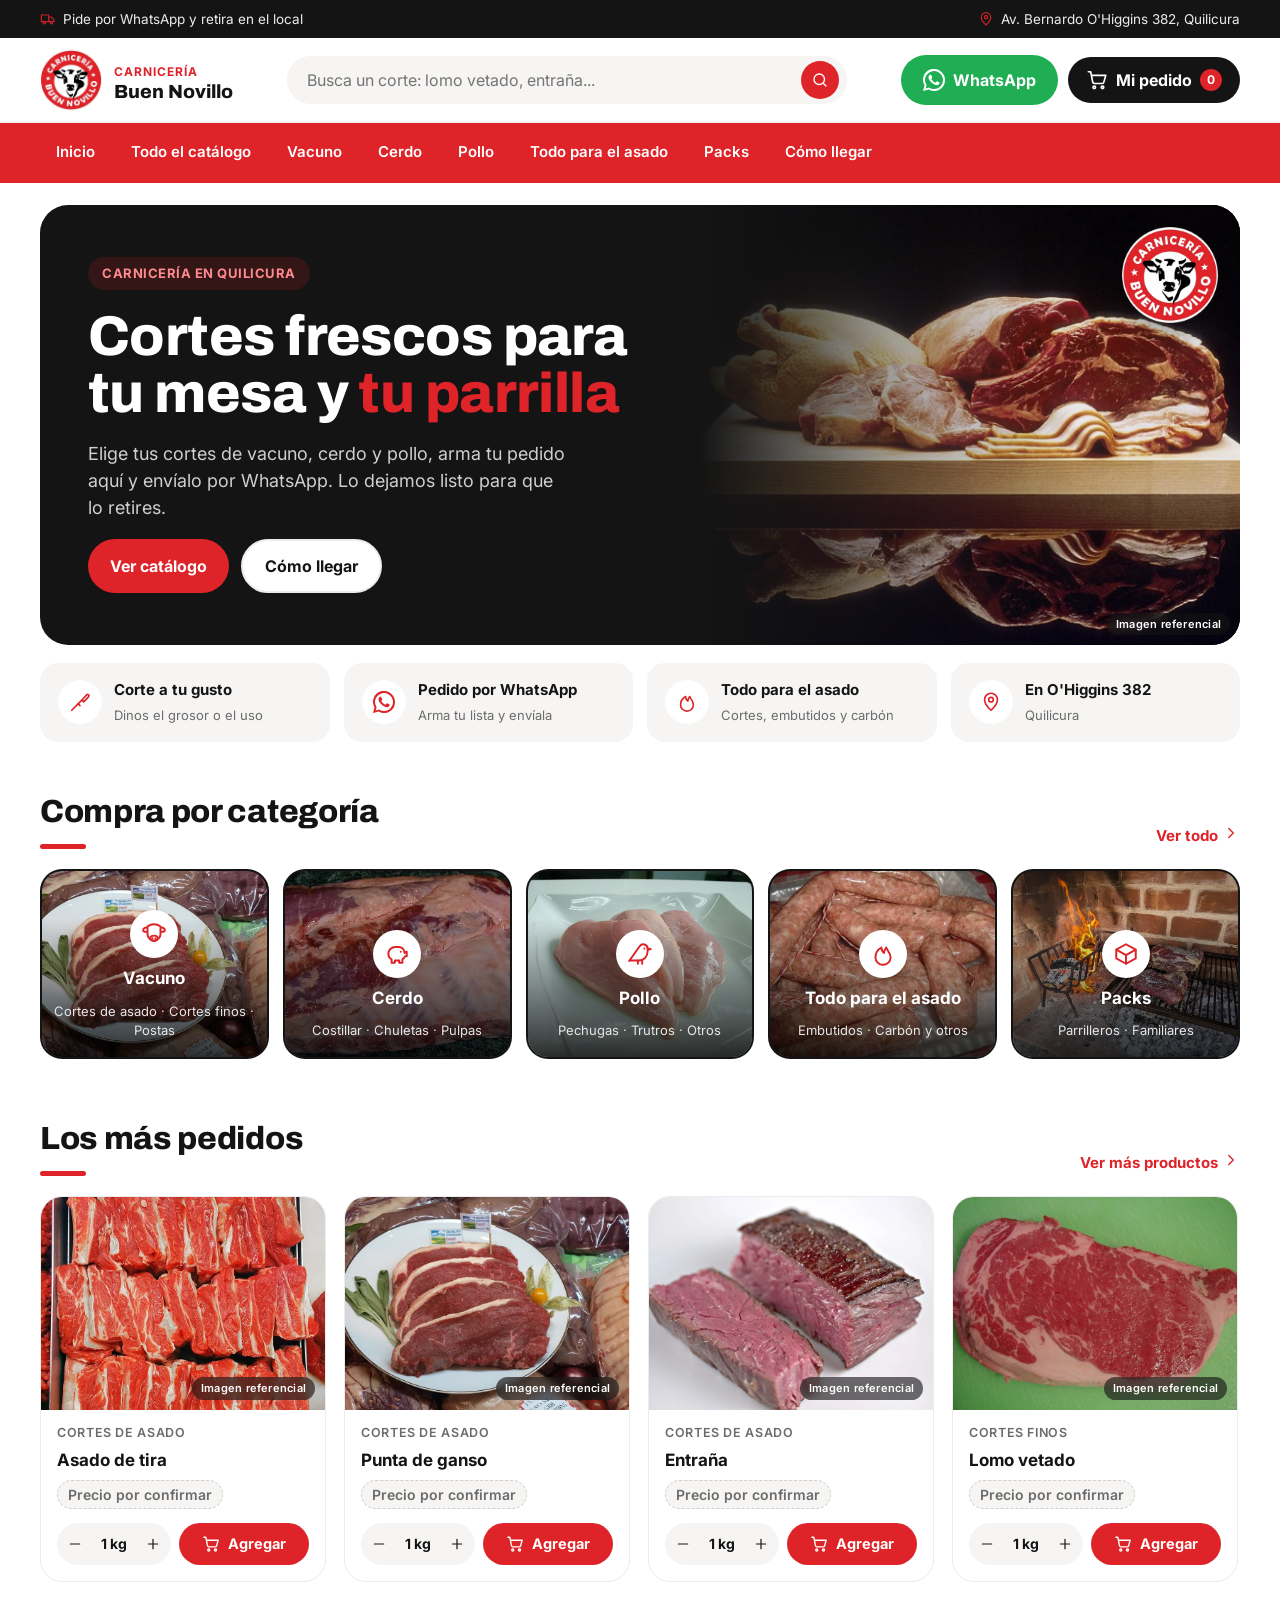
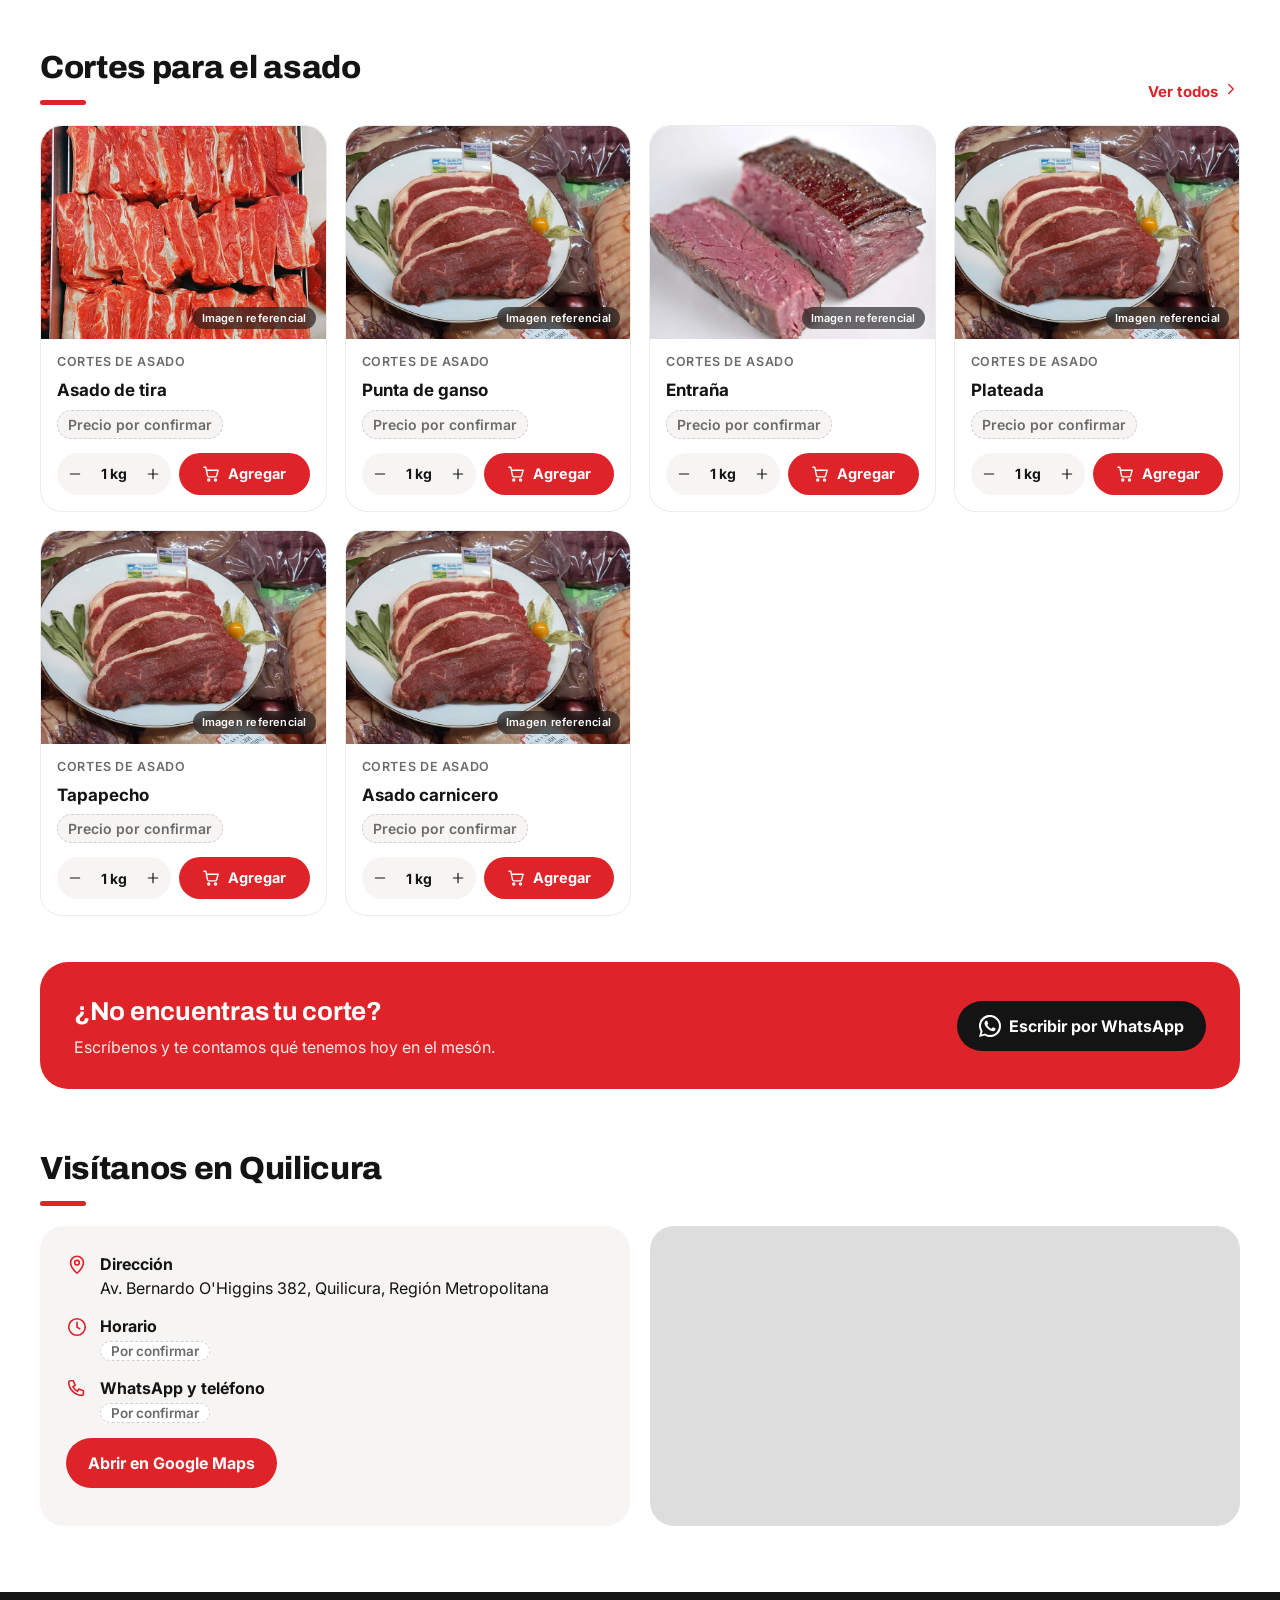
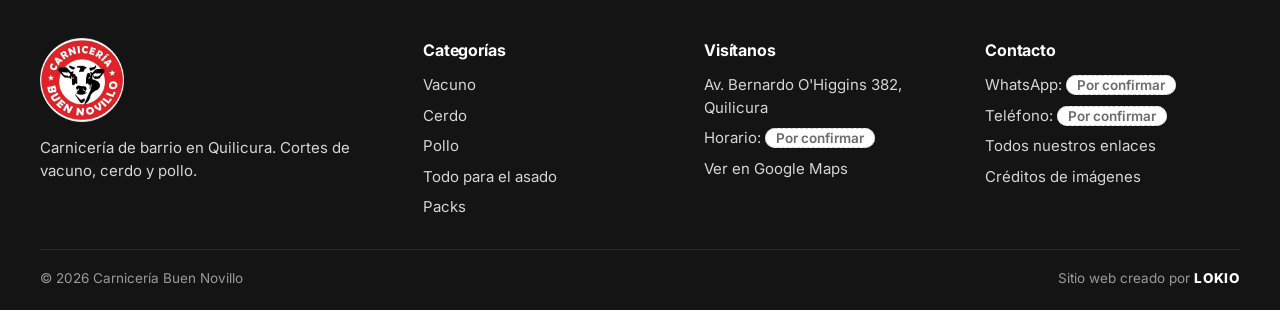
<file: index.html>
<!doctype html>
<html lang="es-CL">
<head>
<meta charset="utf-8"><meta name="viewport" content="width=device-width,initial-scale=1">
<title>Carnicería Buen Novillo · Carnicería en Quilicura</title>
<meta name="description" content="Carnicería Buen Novillo en Av. Bernardo O'Higgins 382, Quilicura. Cortes de vacuno, cerdo, pollo y todo para el asado. Arma tu pedido y envíalo por WhatsApp.">
<link rel="canonical" href="https://dominio-por-confirmar.cl/">
<!-- DEMO: noindex hasta publicar en dominio real. Al publicar cambiar a index,follow,max-image-preview:large -->
<meta name="robots" content="noindex,nofollow">
<meta name="theme-color" content="#DE2329">
<meta property="og:type" content="website"><meta property="og:locale" content="es_CL"><meta property="og:site_name" content="Carnicería Buen Novillo">
<meta property="og:url" content="https://dominio-por-confirmar.cl/"><meta property="og:title" content="Carnicería Buen Novillo · Carnicería en Quilicura"><meta property="og:description" content="Carnicería Buen Novillo en Av. Bernardo O'Higgins 382, Quilicura. Cortes de vacuno, cerdo, pollo y todo para el asado. Arma tu pedido y envíalo por WhatsApp.">
<meta property="og:image" content="https://dominio-por-confirmar.cl/assets/og-share.jpg?v=3"><meta property="og:image:width" content="1200"><meta property="og:image:height" content="630"><meta property="og:image:alt" content="Logo Carnicería Buen Novillo, Quilicura">
<meta name="twitter:card" content="summary_large_image"><meta name="twitter:title" content="Carnicería Buen Novillo · Carnicería en Quilicura"><meta name="twitter:description" content="Carnicería Buen Novillo en Av. Bernardo O'Higgins 382, Quilicura. Cortes de vacuno, cerdo, pollo y todo para el asado. Arma tu pedido y envíalo por WhatsApp."><meta name="twitter:image" content="https://dominio-por-confirmar.cl/assets/og-share.jpg?v=3">
<link rel="icon" href="./favicon.ico" sizes="any"><link rel="icon" type="image/png" href="./assets/favicon.png"><link rel="apple-touch-icon" href="./assets/apple-touch-icon.png"><link rel="manifest" href="./site.webmanifest">
<link rel="preconnect" href="https://fonts.googleapis.com"><link rel="preconnect" href="https://fonts.gstatic.com" crossorigin>
<link href="https://fonts.googleapis.com/css2?family=Archivo:wght@700;800&family=Inter:wght@400;600;700&display=swap" rel="stylesheet">
<link rel="stylesheet" href="./assets/styles.css?v=3">
<!-- Analítica: pendiente (requiere cuenta del cliente). -->
<script type="application/ld+json">
{"@context":"https://schema.org","@type":"ButcherShop","@id":"https://dominio-por-confirmar.cl/#negocio","name":"Carnicería Buen Novillo","url":"https://dominio-por-confirmar.cl/","image":"https://dominio-por-confirmar.cl/assets/og-share.jpg","logo":"https://dominio-por-confirmar.cl/assets/icon-512.png","description":"Carnicería en Quilicura: vacuno, cerdo, pollo y productos para el asado.","address":{"@type":"PostalAddress","streetAddress":"Av. Bernardo O'Higgins 382","addressLocality":"Quilicura","addressRegion":"Región Metropolitana","addressCountry":"CL"},"geo":{"@type":"GeoCoordinates","latitude":-33.35341,"longitude":-70.72879},"hasMap":"https://maps.app.goo.gl/AiusRE7tuiAWrhnQ9"}
</script>
</head>
<body data-root="./">
<div id="site-top"></div>
<main>
<section class="hero"><div class="wrap">
 <div class="hero-card">
  <div class="hero-txt">
   <span class="eyebrow" data-edit-text="hero_eyebrow">Carnicería en Quilicura</span>
   <h1 data-edit-text="hero_h1">Cortes frescos para tu mesa y <em>tu parrilla</em></h1>
   <p data-edit-text="hero_p">Elige tus cortes de vacuno, cerdo y pollo, arma tu pedido aquí y envíalo por WhatsApp. Lo dejamos listo para que lo retires.</p>
   <div class="ctas"><a class="btn btn-red" href="./catalogo/">Ver catálogo</a><a class="btn btn-ghost" style="color:#141414" href="#ubicacion">Cómo llegar</a></div>
  </div>
  <div class="hero-art hero-photo"><img class="hp" src="./assets/productos/hero.webp" alt="Cortes de vacuno y pollo crudos sobre tabla (imagen referencial)" width="1200" height="900" data-edit-img="hero_img"><img class="hseal" src="./assets/logo.webp" alt="" width="120" height="120"><span class="refl">Imagen referencial</span></div>
 </div>
 <div class="perks">
  <div class="perk"><span class="ico" id="pk1"></span><div><b data-edit-text="pk1_t">Corte a tu gusto</b><small data-edit-text="pk1_s">Dinos el grosor o el uso</small></div></div>
  <div class="perk"><span class="ico" id="pk2"></span><div><b data-edit-text="pk2_t">Pedido por WhatsApp</b><small data-edit-text="pk2_s">Arma tu lista y envíala</small></div></div>
  <div class="perk"><span class="ico" id="pk3"></span><div><b data-edit-text="pk3_t">Todo para el asado</b><small data-edit-text="pk3_s">Cortes, embutidos y carbón</small></div></div>
  <div class="perk"><span class="ico" id="pk4"></span><div><b data-edit-text="pk4_t">En O'Higgins 382</b><small data-edit-text="pk4_s">Quilicura</small></div></div>
 </div>
</div></section>
<section class="blk"><div class="wrap"><div class="shead"><h2 data-edit-text="cats_h">Compra por categoría</h2><a href="./catalogo/">Ver todo <span id="chv1"></span></a></div><div class="cats" id="cats"></div></div></section>
<section class="blk"><div class="wrap"><div class="shead"><h2 data-edit-text="dest_h">Los más pedidos</h2><a href="./catalogo/">Ver más productos <span id="chv2"></span></a></div><div class="rail" id="dest"></div></div></section>
<section class="blk"><div class="wrap"><div class="shead"><h2 data-edit-text="asado_h">Cortes para el asado</h2><a href="./catalogo/?cat=vacuno&sub=Cortes%20de%20asado">Ver todos <span id="chv3"></span></a></div><div class="grid" id="asado"></div>
 <div class="strip"><div><h2 data-edit-text="strip_h">¿No encuentras tu corte?</h2><p data-edit-text="strip_p">Escríbenos y te contamos qué tenemos hoy en el mesón.</p></div><a class="btn btn-dark" id="stripwa" href="#">Escribir por WhatsApp</a></div>
</div></section>
<section class="blk" id="ubicacion"><div class="wrap"><div class="shead"><h2 data-edit-text="ubic_h">Visítanos en Quilicura</h2></div>
 <div class="info"><div class="icard">
  <div class="irow" id="r1"><div><b>Dirección</b><br>Av. Bernardo O'Higgins 382, Quilicura, Región Metropolitana</div></div>
  <div class="irow" id="r2"><div><b>Horario</b><br><span id="horario"><em class="tbd">Por confirmar</em></span></div></div>
  <div class="irow" id="r3"><div><b>WhatsApp y teléfono</b><br><em class="tbd">Por confirmar</em></div></div>
  <div class="ctas" style="display:flex;gap:10px;flex-wrap:wrap"><a class="btn btn-red" href="https://maps.app.goo.gl/AiusRE7tuiAWrhnQ9" target="_blank" rel="noopener">Abrir en Google Maps</a></div>
 </div>
 <iframe class="map" title="Mapa Carnicería Buen Novillo" loading="lazy" referrerpolicy="no-referrer-when-downgrade" src="https://www.google.com/maps?q=-33.35341,-70.72879&z=17&output=embed"></iframe></div>
</div></section>
</main>
<div id="site-foot"></div>
<script src="./config.js?v=3"></script><script src="./assets/icons.js?v=3"></script><script src="./assets/app.js?v=3"></script><script src="./assets/editor.js?v=3"></script>
<script src="./assets/home.js?v=3"></script>
</body></html>
</file>
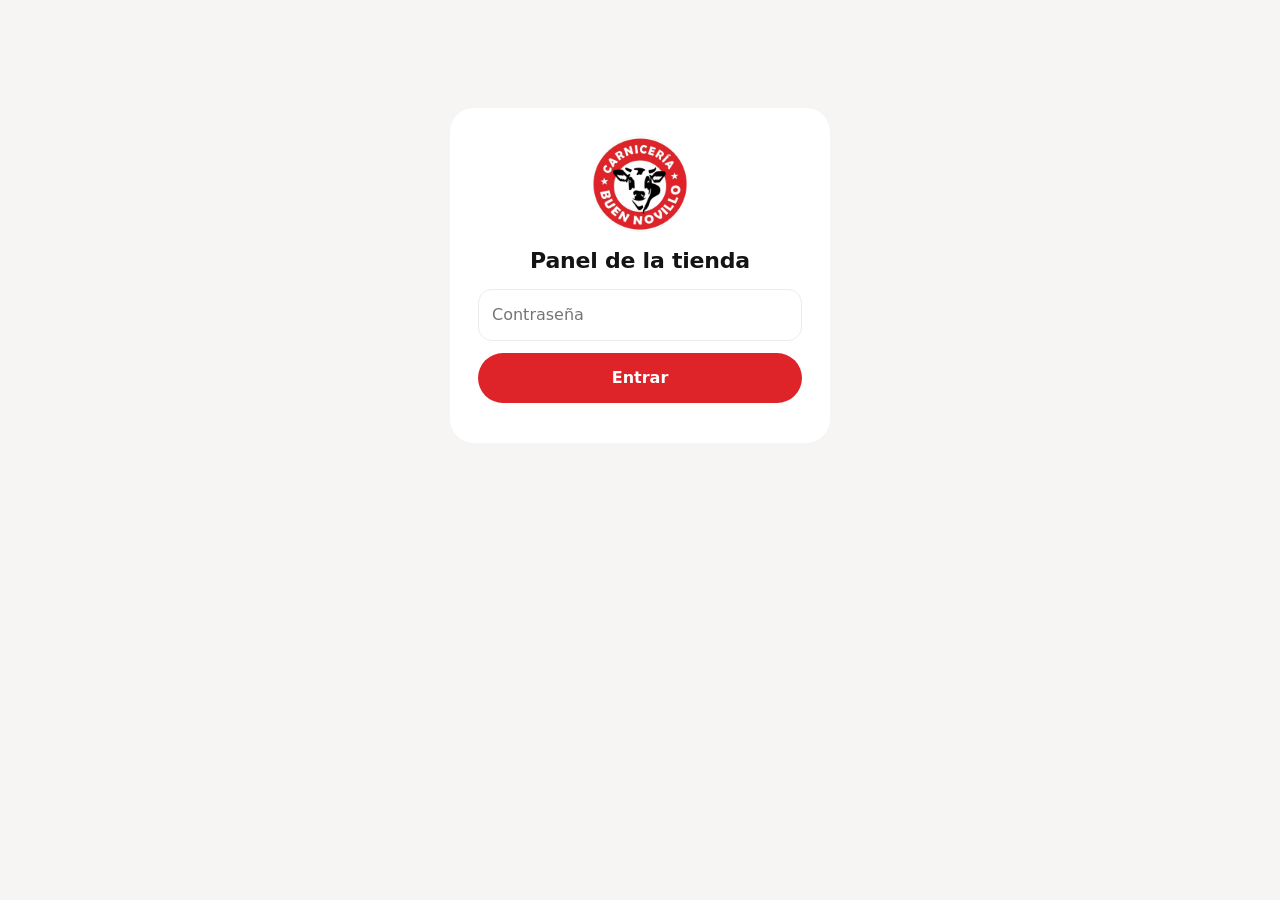
<file: admin/index.html>
<!doctype html><html lang="es-CL"><head><meta charset="utf-8"><meta name="viewport" content="width=device-width,initial-scale=1">
<title>Panel · Buen Novillo</title><meta name="robots" content="noindex,nofollow"><link rel="icon" href="../favicon.ico">
<link rel="stylesheet" href="../assets/styles.css?v=3"><link rel="stylesheet" href="../admin/admin.css?v=3"></head>
<body><div id="app"></div>
<script src="../config.js?v=3"></script><script src="../assets/icons.js?v=3"></script><script src="../assets/auth.js?v=3"></script><script src="../admin/admin.js?v=3"></script></body></html>
</file>
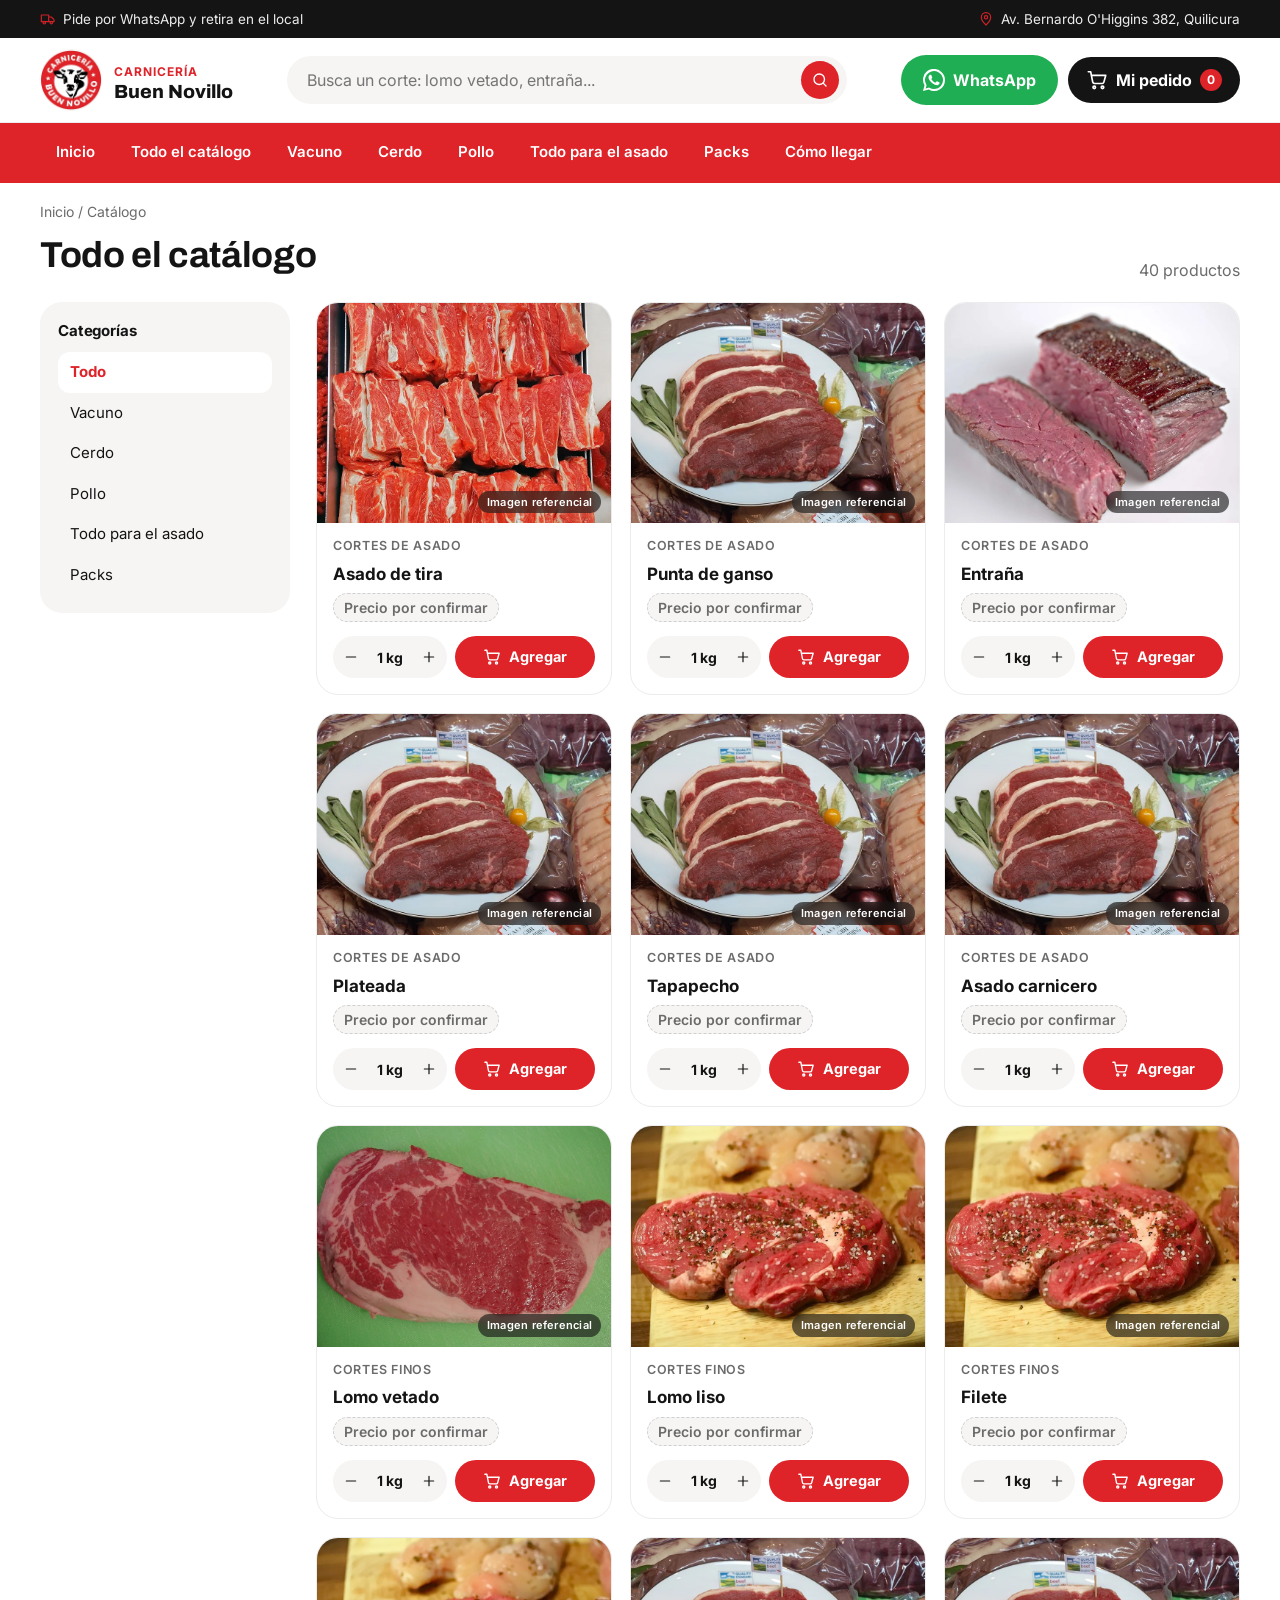
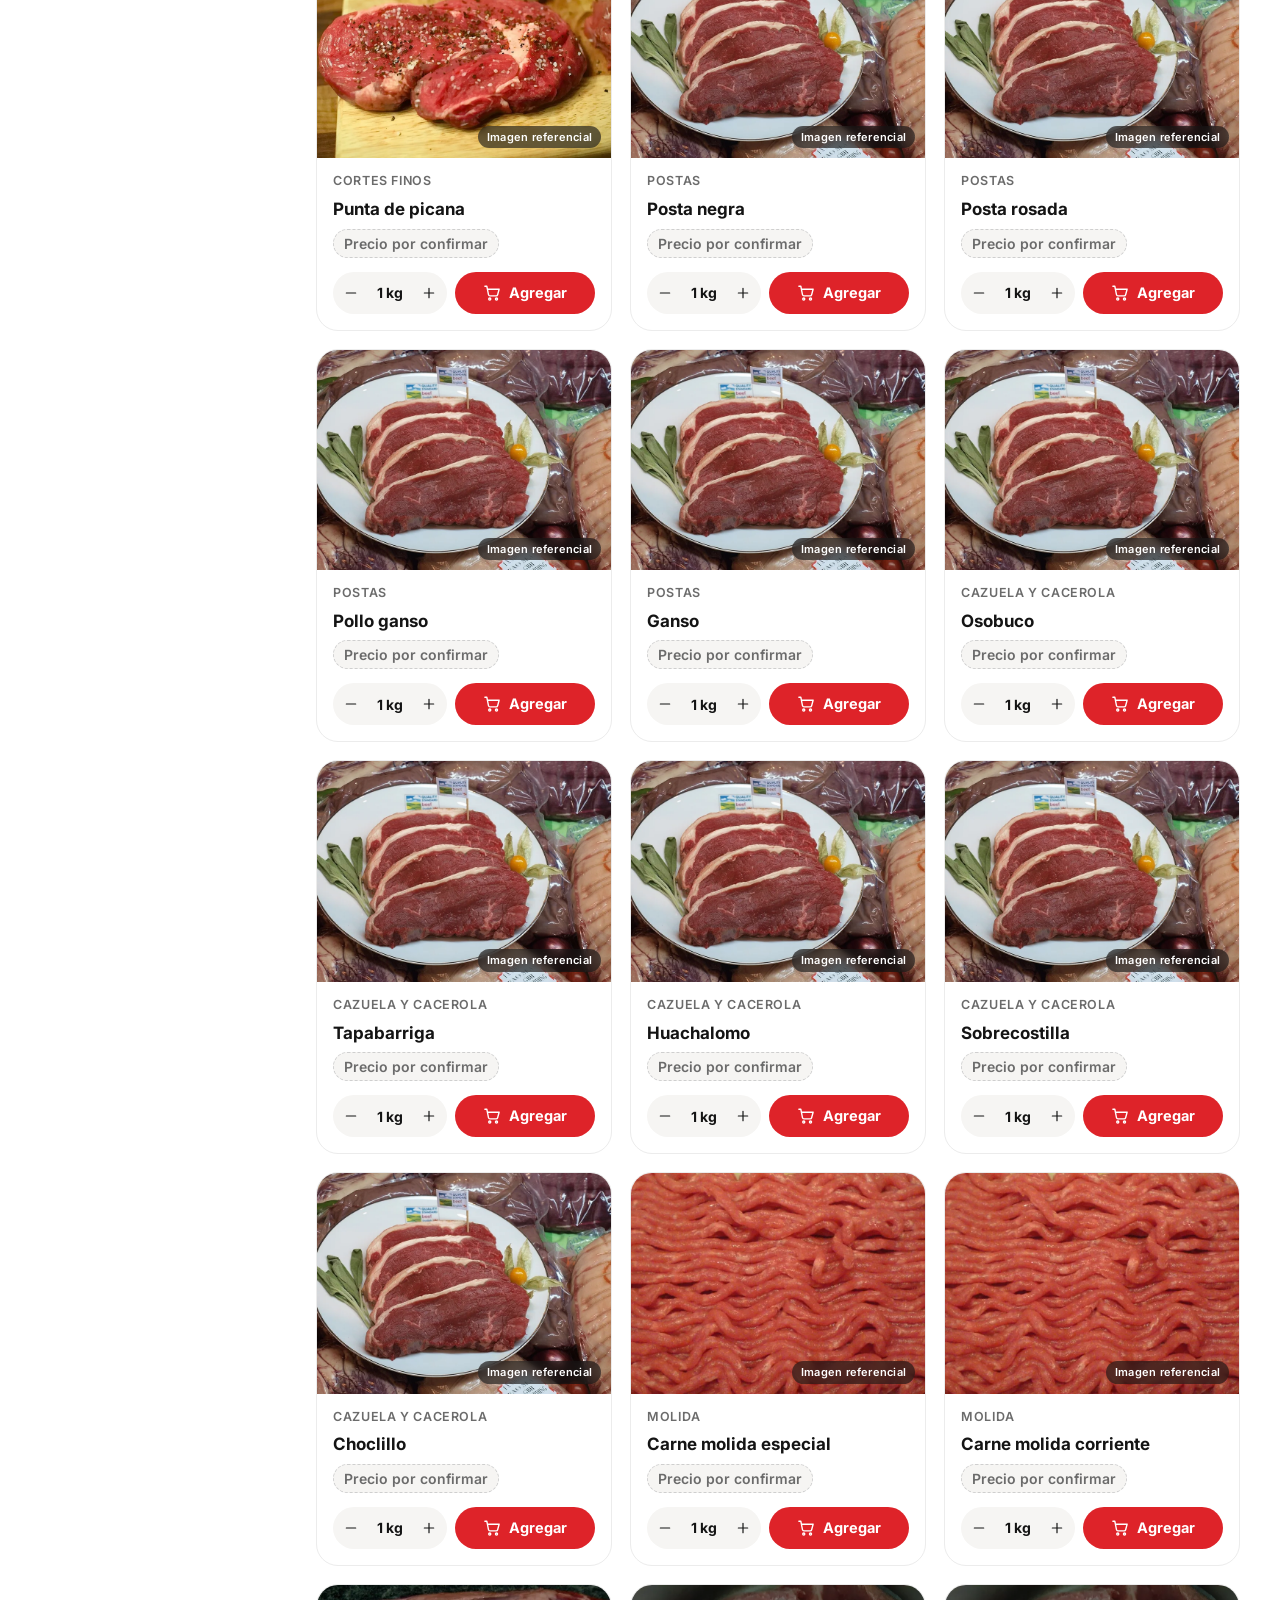
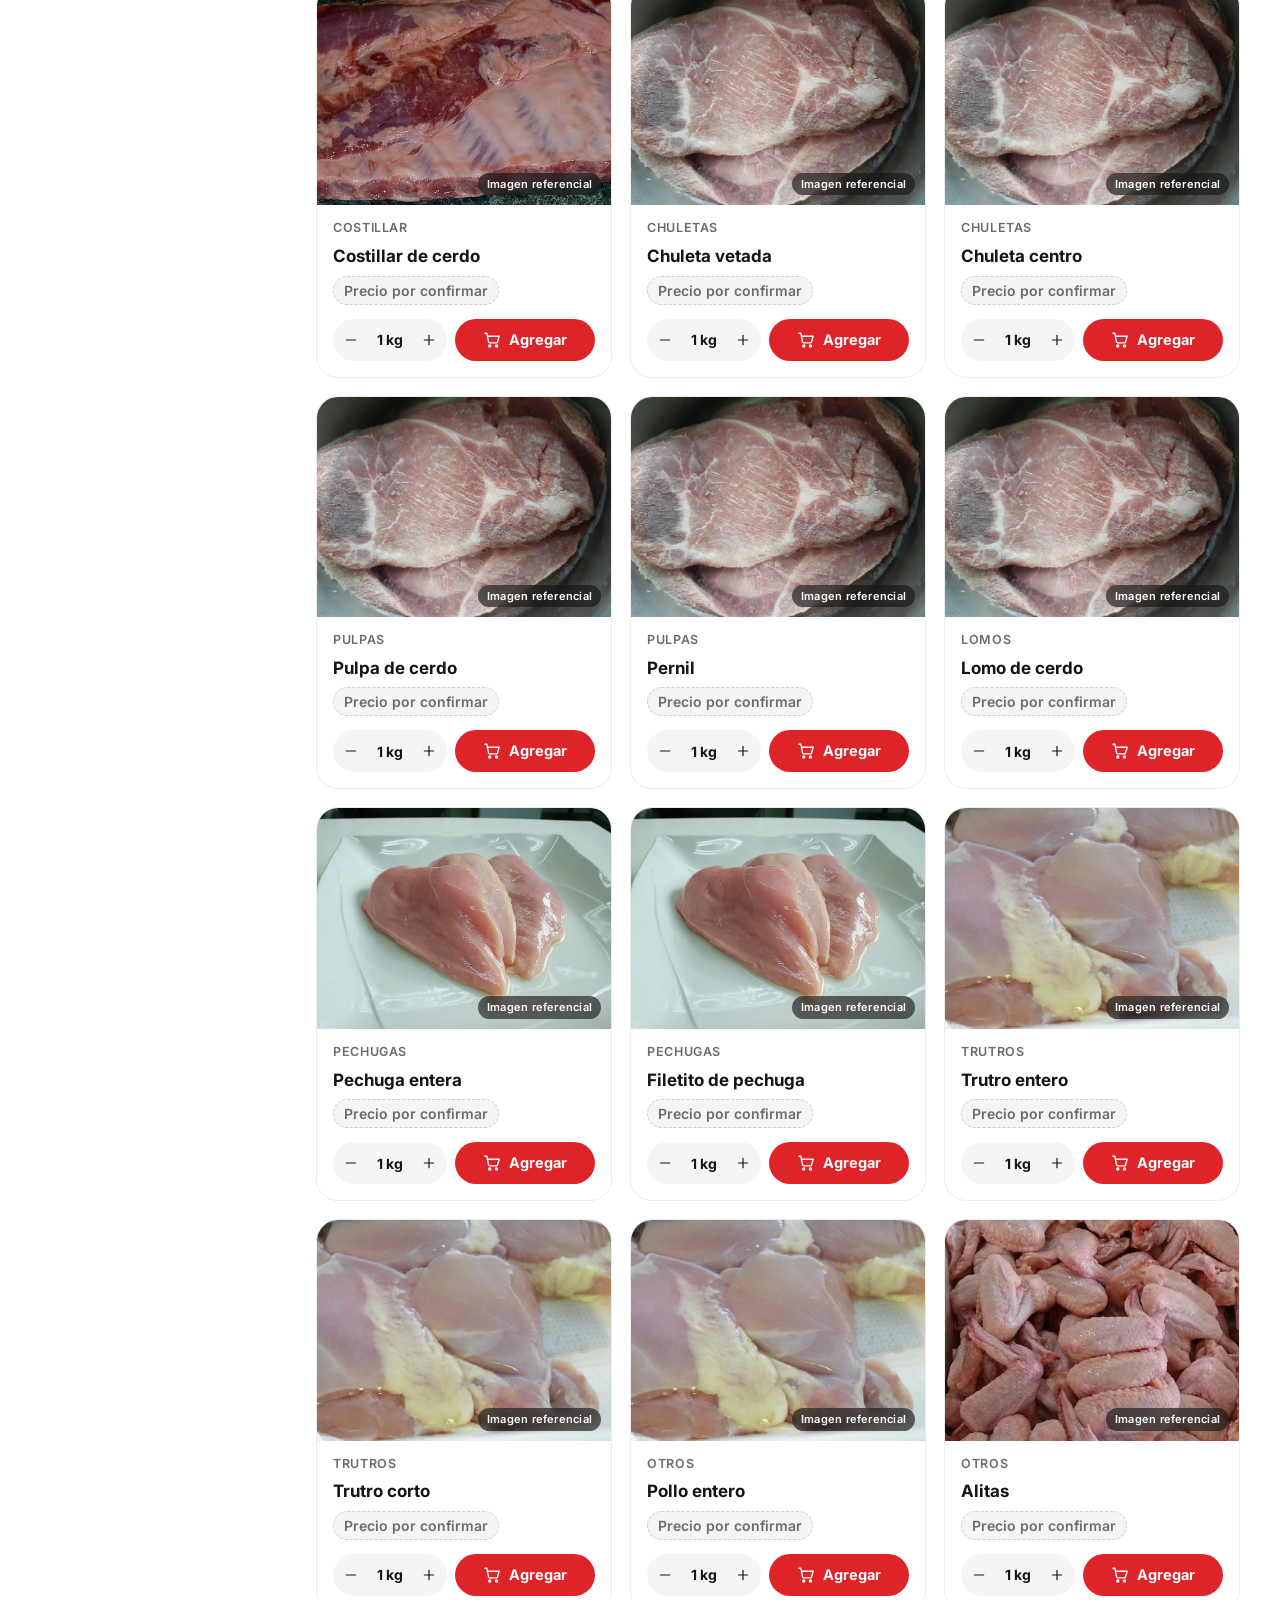
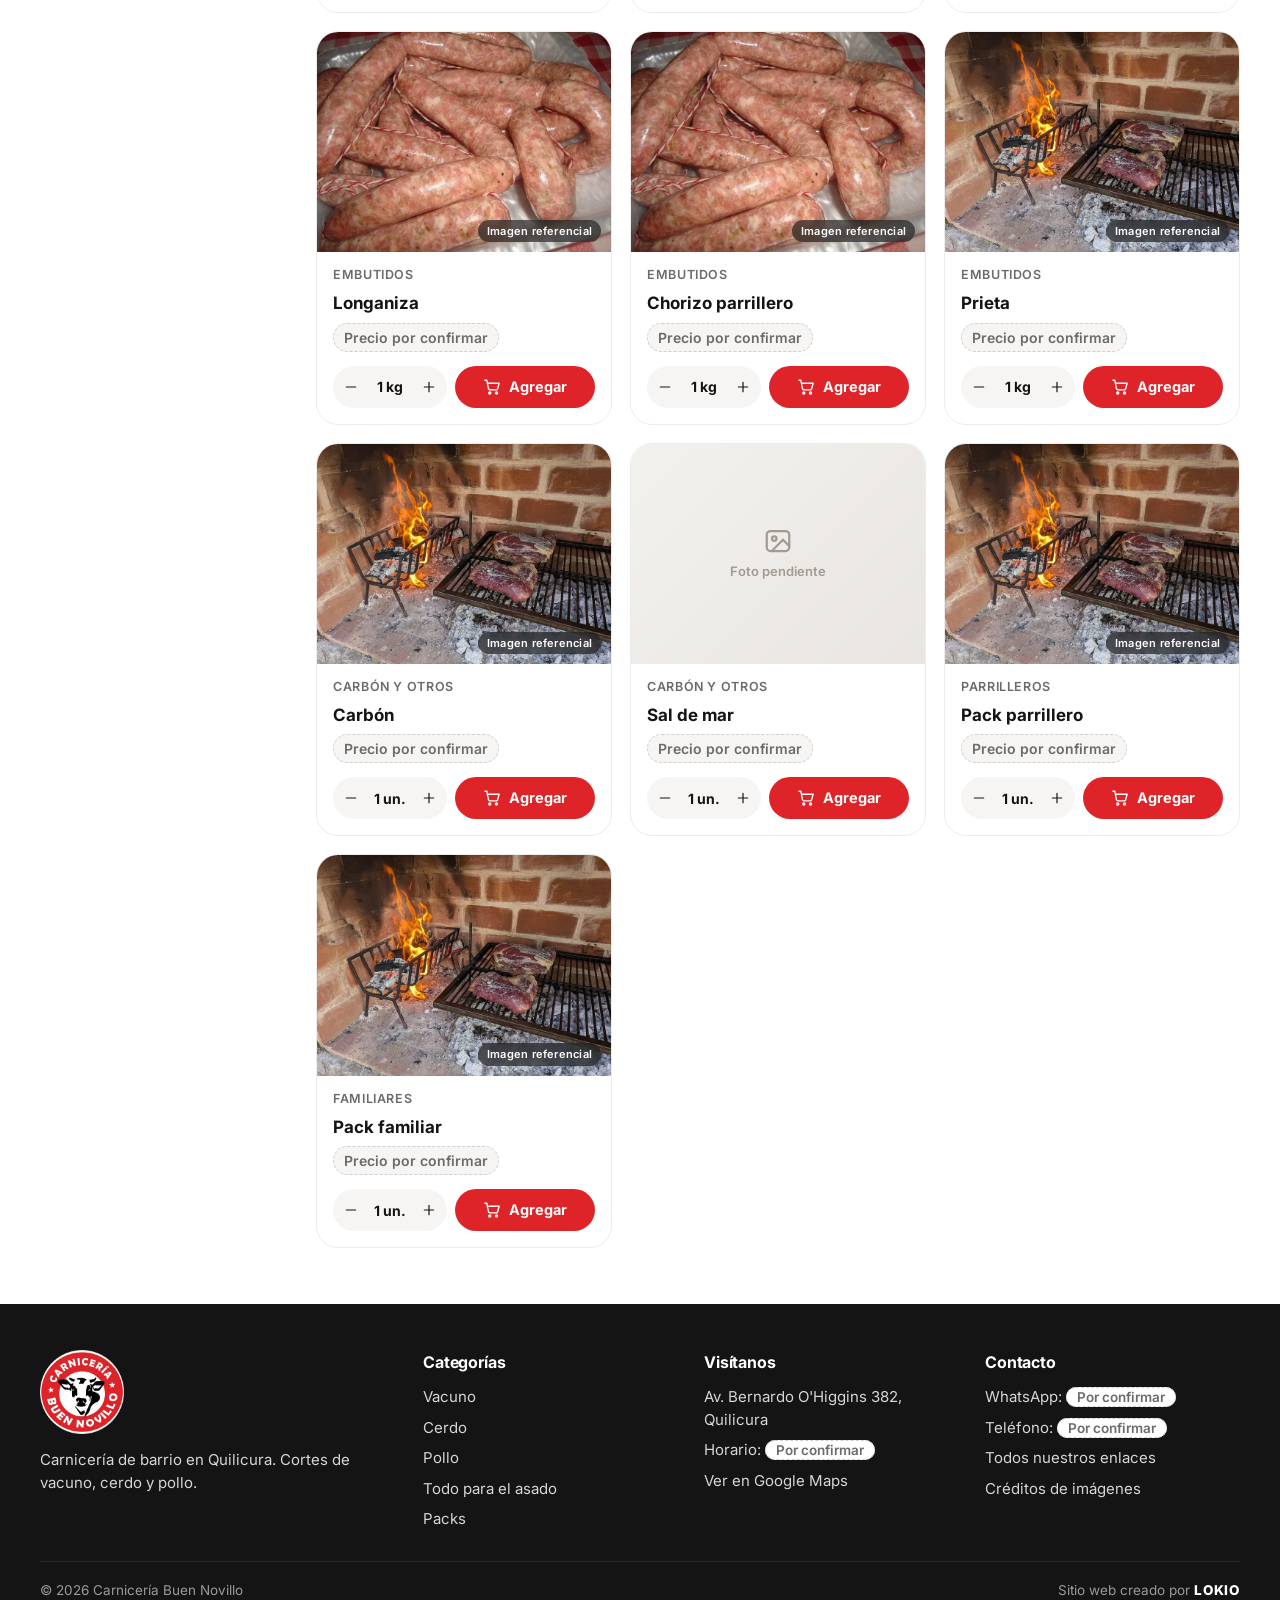
<file: catalogo/index.html>
<!doctype html>
<html lang="es-CL">
<head>
<meta charset="utf-8"><meta name="viewport" content="width=device-width,initial-scale=1">
<title>Catálogo de cortes · Carnicería Buen Novillo</title>
<meta name="description" content="Catálogo de Carnicería Buen Novillo, Quilicura: vacuno, cerdo, pollo, embutidos y packs. Agrega al pedido y envíalo por WhatsApp.">
<link rel="canonical" href="https://dominio-por-confirmar.cl/catalogo/">
<!-- DEMO: noindex hasta publicar en dominio real. Al publicar cambiar a index,follow,max-image-preview:large -->
<meta name="robots" content="noindex,nofollow">
<meta name="theme-color" content="#DE2329">
<meta property="og:type" content="website"><meta property="og:locale" content="es_CL"><meta property="og:site_name" content="Carnicería Buen Novillo">
<meta property="og:url" content="https://dominio-por-confirmar.cl/catalogo/"><meta property="og:title" content="Catálogo de cortes · Carnicería Buen Novillo"><meta property="og:description" content="Catálogo de Carnicería Buen Novillo, Quilicura: vacuno, cerdo, pollo, embutidos y packs. Agrega al pedido y envíalo por WhatsApp.">
<meta property="og:image" content="https://dominio-por-confirmar.cl/assets/og-share.jpg?v=3"><meta property="og:image:width" content="1200"><meta property="og:image:height" content="630"><meta property="og:image:alt" content="Logo Carnicería Buen Novillo, Quilicura">
<meta name="twitter:card" content="summary_large_image"><meta name="twitter:title" content="Catálogo de cortes · Carnicería Buen Novillo"><meta name="twitter:description" content="Catálogo de Carnicería Buen Novillo, Quilicura: vacuno, cerdo, pollo, embutidos y packs. Agrega al pedido y envíalo por WhatsApp."><meta name="twitter:image" content="https://dominio-por-confirmar.cl/assets/og-share.jpg?v=3">
<link rel="icon" href="../favicon.ico" sizes="any"><link rel="icon" type="image/png" href="../assets/favicon.png"><link rel="apple-touch-icon" href="../assets/apple-touch-icon.png"><link rel="manifest" href="../site.webmanifest">
<link rel="preconnect" href="https://fonts.googleapis.com"><link rel="preconnect" href="https://fonts.gstatic.com" crossorigin>
<link href="https://fonts.googleapis.com/css2?family=Archivo:wght@700;800&family=Inter:wght@400;600;700&display=swap" rel="stylesheet">
<link rel="stylesheet" href="../assets/styles.css?v=3">
<!-- Analítica: pendiente (requiere cuenta del cliente). -->
</head>
<body data-root="../">
<div id="site-top"></div>
<main class="wrap">
 <div class="crumbs"><a href="../">Inicio</a> / Catálogo</div>
 <div class="shead"><h1 id="ctitle" style="font-size:clamp(26px,3.4vw,36px)">Todo el catálogo</h1><span id="ccount" style="color:#6b6b6b"></span></div>
 <div class="chips" id="chips"></div>
 <div class="cat-layout"><aside class="side" id="side"></aside><div class="grid" id="catalog" style="grid-template-columns:repeat(auto-fill,minmax(220px,1fr))"></div></div>
</main>
<div id="site-foot"></div>
<script src="../config.js?v=3"></script><script src="../assets/icons.js?v=3"></script><script src="../assets/app.js?v=3"></script><script src="../assets/editor.js?v=3"></script></body></html>
</file>
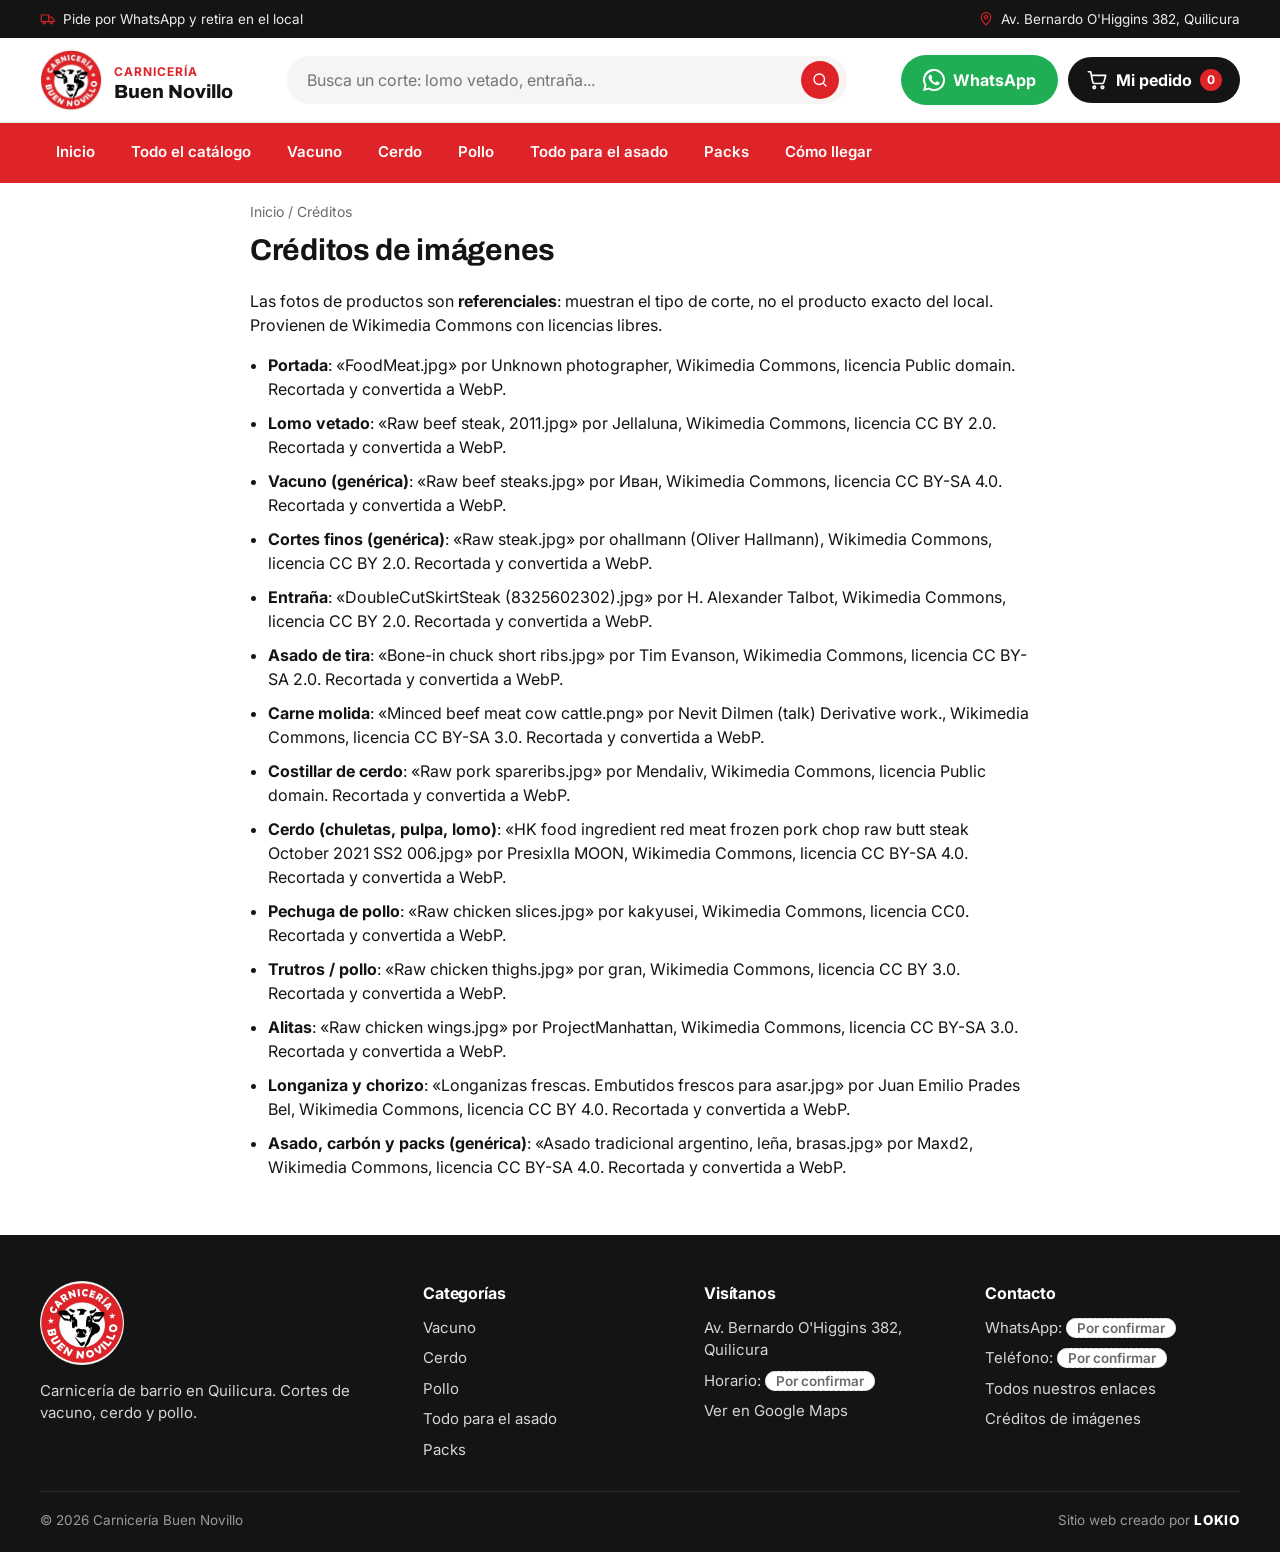
<file: creditos/index.html>
<!doctype html><html lang="es-CL"><head><meta charset="utf-8"><meta name="viewport" content="width=device-width,initial-scale=1">
<title>Créditos de imágenes · Carnicería Buen Novillo</title><meta name="description" content="Créditos y licencias de las imágenes referenciales usadas en el sitio de Carnicería Buen Novillo.">
<meta name="robots" content="noindex,nofollow"><meta name="theme-color" content="#DE2329"><link rel="icon" href="../favicon.ico" sizes="any">
<link href="https://fonts.googleapis.com/css2?family=Archivo:wght@700;800&family=Inter:wght@400;600;700&display=swap" rel="stylesheet"><link rel="stylesheet" href="../assets/styles.css?v=3">
</head><body data-root="../"><div id="site-top"></div><main class="wrap" style="max-width:820px"><div class="crumbs"><a href="../">Inicio</a> / Créditos</div>
<h1 style="font-size:30px;margin-bottom:10px">Créditos de imágenes</h1><p>Las fotos de productos son <b>referenciales</b>: muestran el tipo de corte, no el producto exacto del local. Provienen de Wikimedia Commons con licencias libres.</p>
<ul style="display:grid;gap:10px;padding-left:18px"><li><b>Portada</b>: «FoodMeat.jpg» por Unknown photographer, <a href="https://commons.wikimedia.org/wiki/File:FoodMeat.jpg" rel="noopener" target="_blank">Wikimedia Commons</a>, licencia Public domain. Recortada y convertida a WebP.</li><li><b>Lomo vetado</b>: «Raw beef steak, 2011.jpg» por Jellaluna, <a href="https://commons.wikimedia.org/wiki/File:Raw_beef_steak,_2011.jpg" rel="noopener" target="_blank">Wikimedia Commons</a>, licencia <a href=https://creativecommons.org/licenses/by/2.0 rel=noopener target=_blank>CC BY 2.0</a>. Recortada y convertida a WebP.</li><li><b>Vacuno (genérica)</b>: «Raw beef steaks.jpg» por Иван, <a href="https://commons.wikimedia.org/wiki/File:Raw_beef_steaks.jpg" rel="noopener" target="_blank">Wikimedia Commons</a>, licencia <a href=https://creativecommons.org/licenses/by-sa/4.0 rel=noopener target=_blank>CC BY-SA 4.0</a>. Recortada y convertida a WebP.</li><li><b>Cortes finos (genérica)</b>: «Raw steak.jpg» por ohallmann (Oliver Hallmann), <a href="https://commons.wikimedia.org/wiki/File:Raw_steak.jpg" rel="noopener" target="_blank">Wikimedia Commons</a>, licencia <a href=https://creativecommons.org/licenses/by/2.0 rel=noopener target=_blank>CC BY 2.0</a>. Recortada y convertida a WebP.</li><li><b>Entraña</b>: «DoubleCutSkirtSteak (8325602302).jpg» por H. Alexander Talbot, <a href="https://commons.wikimedia.org/wiki/File:DoubleCutSkirtSteak_(8325602302).jpg" rel="noopener" target="_blank">Wikimedia Commons</a>, licencia <a href=https://creativecommons.org/licenses/by/2.0 rel=noopener target=_blank>CC BY 2.0</a>. Recortada y convertida a WebP.</li><li><b>Asado de tira</b>: «Bone-in chuck short ribs.jpg» por Tim Evanson, <a href="https://commons.wikimedia.org/wiki/File:Bone-in_chuck_short_ribs.jpg" rel="noopener" target="_blank">Wikimedia Commons</a>, licencia <a href=https://creativecommons.org/licenses/by-sa/2.0 rel=noopener target=_blank>CC BY-SA 2.0</a>. Recortada y convertida a WebP.</li><li><b>Carne molida</b>: «Minced beef meat cow cattle.png» por Nevit Dilmen (talk) Derivative work., <a href="https://commons.wikimedia.org/wiki/File:Minced_beef_meat_cow_cattle.png" rel="noopener" target="_blank">Wikimedia Commons</a>, licencia <a href=http://creativecommons.org/licenses/by-sa/3.0/ rel=noopener target=_blank>CC BY-SA 3.0</a>. Recortada y convertida a WebP.</li><li><b>Costillar de cerdo</b>: «Raw pork spareribs.jpg» por Mendaliv, <a href="https://commons.wikimedia.org/wiki/File:Raw_pork_spareribs.jpg" rel="noopener" target="_blank">Wikimedia Commons</a>, licencia Public domain. Recortada y convertida a WebP.</li><li><b>Cerdo (chuletas, pulpa, lomo)</b>: «HK food ingredient red meat frozen pork chop raw butt steak October 2021 SS2 006.jpg» por Presixlla MOON, <a href="https://commons.wikimedia.org/wiki/File:HK_food_ingredient_red_meat_frozen_pork_chop_raw_butt_steak_October_2021_SS2_006.jpg" rel="noopener" target="_blank">Wikimedia Commons</a>, licencia <a href=https://creativecommons.org/licenses/by-sa/4.0 rel=noopener target=_blank>CC BY-SA 4.0</a>. Recortada y convertida a WebP.</li><li><b>Pechuga de pollo</b>: «Raw chicken slices.jpg» por kakyusei, <a href="https://commons.wikimedia.org/wiki/File:Raw_chicken_slices.jpg" rel="noopener" target="_blank">Wikimedia Commons</a>, licencia <a href=http://creativecommons.org/publicdomain/zero/1.0/deed.en rel=noopener target=_blank>CC0</a>. Recortada y convertida a WebP.</li><li><b>Trutros / pollo</b>: «Raw chicken thighs.jpg» por gran, <a href="https://commons.wikimedia.org/wiki/File:Raw_chicken_thighs.jpg" rel="noopener" target="_blank">Wikimedia Commons</a>, licencia <a href=https://creativecommons.org/licenses/by/3.0 rel=noopener target=_blank>CC BY 3.0</a>. Recortada y convertida a WebP.</li><li><b>Alitas</b>: «Raw chicken wings.jpg» por ProjectManhattan, <a href="https://commons.wikimedia.org/wiki/File:Raw_chicken_wings.jpg" rel="noopener" target="_blank">Wikimedia Commons</a>, licencia <a href=https://creativecommons.org/licenses/by-sa/3.0 rel=noopener target=_blank>CC BY-SA 3.0</a>. Recortada y convertida a WebP.</li><li><b>Longaniza y chorizo</b>: «Longanizas frescas. Embutidos frescos para asar.jpg» por Juan Emilio Prades Bel, <a href="https://commons.wikimedia.org/wiki/File:Longanizas_frescas._Embutidos_frescos_para_asar.jpg" rel="noopener" target="_blank">Wikimedia Commons</a>, licencia <a href=https://creativecommons.org/licenses/by/4.0 rel=noopener target=_blank>CC BY 4.0</a>. Recortada y convertida a WebP.</li><li><b>Asado, carbón y packs (genérica)</b>: «Asado tradicional argentino, leña, brasas.jpg» por Maxd2, <a href="https://commons.wikimedia.org/wiki/File:Asado_tradicional_argentino,_le%C3%B1a,_brasas.jpg" rel="noopener" target="_blank">Wikimedia Commons</a>, licencia <a href=https://creativecommons.org/licenses/by-sa/4.0 rel=noopener target=_blank>CC BY-SA 4.0</a>. Recortada y convertida a WebP.</li></ul></main><div id="site-foot"></div>
<script src="../config.js?v=3"></script><script src="../assets/icons.js?v=3"></script><script src="../assets/app.js?v=3"></script></body></html>
</file>
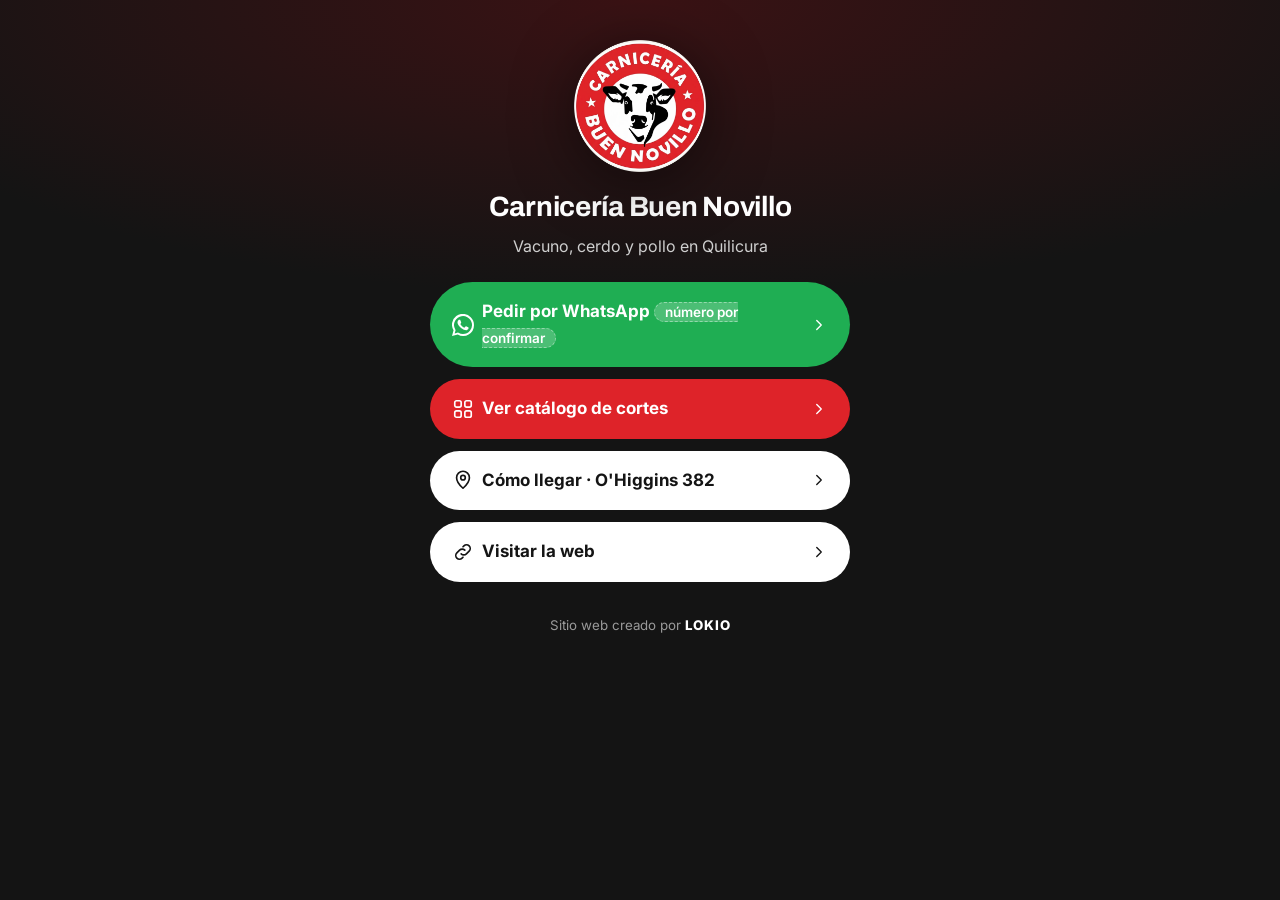
<file: enlaces/index.html>
<!doctype html><html lang="es-CL"><head><meta charset="utf-8"><meta name="viewport" content="width=device-width,initial-scale=1">
<title>Enlaces · Carnicería Buen Novillo, Quilicura</title>
<meta name="description" content="Enlaces de Carnicería Buen Novillo: pide por WhatsApp, revisa el catálogo de cortes y llega a Av. Bernardo O'Higgins 382, Quilicura.">
<link rel="canonical" href="https://dominio-por-confirmar.cl/enlaces/"><meta name="robots" content="noindex,nofollow"><meta name="theme-color" content="#DE2329">
<meta property="og:title" content="Carnicería Buen Novillo · Enlaces"><meta property="og:image" content="https://dominio-por-confirmar.cl/assets/og-share.jpg?v=3"><meta property="og:image:width" content="1200"><meta property="og:image:height" content="630"><meta name="twitter:card" content="summary_large_image">
<link rel="icon" href="../favicon.ico" sizes="any"><link rel="apple-touch-icon" href="../assets/apple-touch-icon.png"><link rel="manifest" href="../site.webmanifest">
<link href="https://fonts.googleapis.com/css2?family=Archivo:wght@700;800&family=Inter:wght@400;600;700&display=swap" rel="stylesheet">
<link rel="stylesheet" href="../assets/styles.css?v=3">
<style>body{min-height:100vh;background:radial-gradient(110% 55% at 50% 0%,#3a1214 0%,#141414 60%);color:#fff}
.lk{max-width:460px;margin:0 auto;padding:40px 20px 30px;text-align:center}.lk img{width:132px;margin:0 auto 14px;filter:drop-shadow(0 10px 30px rgba(0,0,0,.5))}
.lk h1{font-size:28px}.lk p{color:#cfcfcf;margin:6px 0 24px}.lk .btn{width:100%;padding:17px 22px;font-size:17px;margin-bottom:12px;justify-content:flex-start}
.lk .btn .grow{flex:1;text-align:left}.btn-w{background:#fff;color:#141414}.lk small{display:block;color:#9a9a9a;margin-top:22px}.lk small a{color:#fff;font-weight:800;letter-spacing:.06em}</style>
</head><body data-root="../"><main class="lk">
<img src="../assets/logo.webp" alt="Logo Carnicería Buen Novillo" width="132" height="132">
<h1 data-edit-text="lk_h1">Carnicería Buen Novillo</h1><p data-edit-text="lk_p">Vacuno, cerdo y pollo en Quilicura</p>
<a class="btn btn-wa" id="lwa" target="_blank" rel="noopener"><span class="grow">Pedir por WhatsApp</span></a>
<a class="btn btn-red" href="../catalogo/" id="lcat"><span class="grow">Ver catálogo de cortes</span></a>
<a class="btn btn-w" href="https://maps.app.goo.gl/AiusRE7tuiAWrhnQ9" target="_blank" rel="noopener" id="lmap"><span class="grow">Cómo llegar · O'Higgins 382</span></a>
<a class="btn btn-w" href="../" id="lweb"><span class="grow">Visitar la web</span></a>
<small>Sitio web creado por <a href="https://lokio.cl" target="_blank" rel="noopener">LOKIO</a></small>
</main>
<script src="../config.js?v=3"></script><script src="../assets/icons.js?v=3"></script>
<script src="../enlaces/enlaces.js?v=3"></script>
</body></html>
</file>
<file: assets/styles.css>
:root{--red:#DE2329;--red-d:#B81B20;--ink:#141414;--ink2:#2a2a2a;--mut:#6b6b6b;--line:#ececec;--bg:#f6f5f3;--r:18px;--pill:999px;--sh:0 6px 24px rgba(0,0,0,.07)}
*{box-sizing:border-box}html{scroll-behavior:smooth}
body{margin:0;font:400 16px/1.5 "Inter",system-ui,-apple-system,"Segoe UI",Roboto,sans-serif;color:var(--ink);background:#fff}
a{color:inherit;text-decoration:none}img{max-width:100%;display:block}
button{font:inherit;cursor:pointer;border:0;background:none;color:inherit}
.wrap{max-width:1240px;margin:0 auto;padding:0 20px}
.ic{flex:none}
h1,h2,h3{font-family:"Archivo","Inter",system-ui,sans-serif;letter-spacing:-.01em;margin:0}
/* top bar */
.topbar{background:var(--ink);color:#fff;font-size:13.5px}
.topbar .wrap{display:flex;justify-content:space-between;align-items:center;gap:12px;min-height:38px}
.topbar span{display:flex;align-items:center;gap:7px;opacity:.92}.topbar .ic{color:var(--red);width:16px;height:16px}
/* header */
.hdr{background:#fff;position:sticky;top:0;z-index:40;box-shadow:0 1px 0 var(--line)}
.hdr .wrap{display:flex;align-items:center;gap:18px;min-height:84px}
.brand{display:flex;align-items:center;gap:12px}.brand img{width:62px;height:62px}
.brand b{display:block;font:800 19px/1.05 "Archivo",sans-serif}.brand small{color:var(--red);font-weight:700;font-size:12px;letter-spacing:.08em;text-transform:uppercase}
.search{flex:1;display:flex;align-items:center;gap:8px;background:var(--bg);border-radius:var(--pill);padding:0 8px 0 18px;max-width:560px;margin:0 auto}
.search input{flex:1;border:0;background:none;height:48px;font:inherit;outline:none;min-width:0}
.search button{width:38px;height:38px;border-radius:50%;background:var(--red);color:#fff;display:grid;place-items:center}
.hact{display:flex;gap:10px;align-items:center}
.btn{display:inline-flex;align-items:center;justify-content:center;gap:8px;border-radius:var(--pill);padding:13px 22px;font-weight:700;transition:.15s}
.btn-red{background:var(--red);color:#fff}.btn-red:hover{background:var(--red-d)}
.btn-dark{background:var(--ink);color:#fff}.btn-ghost{background:#fff;border:2px solid var(--line)}
.btn-wa{background:#1fae53;color:#fff}
.cartbtn{position:relative;background:var(--ink);color:#fff;border-radius:var(--pill);padding:11px 18px;display:flex;gap:8px;align-items:center;font-weight:700}
.cartbtn .n{background:var(--red);border-radius:var(--pill);min-width:22px;height:22px;font-size:12px;display:grid;place-items:center;padding:0 6px}
.burger{display:none;width:44px;height:44px;border-radius:50%;background:var(--bg);place-items:center}
/* nav */
.nav{background:var(--red);color:#fff}
.nav .wrap{display:flex;gap:4px;overflow-x:auto;scrollbar-width:none}
.nav a{padding:13px 16px;font-weight:600;white-space:nowrap;border-radius:var(--pill);margin:6px 0;font-size:15px}
.nav a:hover,.nav a.on{background:rgba(0,0,0,.18)}
/* hero */
.hero{padding:22px 0 0}
.hero-card{position:relative;border-radius:28px;overflow:hidden;background:var(--ink);color:#fff;display:grid;grid-template-columns:1.1fr .9fr;min-height:400px}
.hero-txt{padding:52px 48px;display:flex;flex-direction:column;justify-content:center;gap:18px;position:relative;z-index:2}
.eyebrow{display:inline-flex;align-self:flex-start;gap:8px;align-items:center;background:rgba(222,35,41,.16);color:#ff8a8d;border-radius:var(--pill);padding:7px 14px;font-weight:700;font-size:13px;letter-spacing:.04em;text-transform:uppercase}
.hero h1{font-size:clamp(34px,4.6vw,56px);line-height:1.02;font-weight:800}
.hero h1 em{font-style:normal;color:var(--red)}
.hero p{margin:0;color:#cfcfcf;font-size:18px;max-width:480px}
.hero .ctas{display:flex;gap:12px;flex-wrap:wrap}
.hero-art{position:relative;background:radial-gradient(70% 70% at 60% 50%,#3a1214 0%,#1b1b1b 70%);display:grid;place-items:center}
.hero-art img{width:min(78%,340px);filter:drop-shadow(0 20px 40px rgba(0,0,0,.5))}
.hero-art:before{content:"";position:absolute;inset:0;background:repeating-linear-gradient(135deg,rgba(255,255,255,.025) 0 2px,transparent 2px 14px)}
/* perks */
.perks{display:grid;grid-template-columns:repeat(4,1fr);gap:14px;margin:18px 0 0}
.perk{display:flex;gap:12px;align-items:center;background:var(--bg);border-radius:var(--r);padding:16px 18px}
.perk .ico{width:44px;height:44px;border-radius:50%;background:#fff;color:var(--red);display:grid;place-items:center;flex:none}
.perk b{display:block;font-size:15px}.perk small{color:var(--mut);font-size:13px}
/* sections */
section.blk{padding:46px 0 10px}
.shead{display:flex;justify-content:space-between;align-items:end;gap:12px;margin-bottom:20px}
.shead h2{font-size:clamp(24px,3vw,32px);font-weight:800}
.shead h2:after{content:"";display:block;width:46px;height:5px;border-radius:9px;background:var(--red);margin-top:8px}
.shead a{color:var(--red);font-weight:700;display:flex;gap:4px;align-items:center}
/* categories */
.cats{display:grid;grid-template-columns:repeat(5,1fr);gap:14px}
.cat{background:var(--bg);border-radius:22px;padding:22px 16px;text-align:center;display:flex;flex-direction:column;align-items:center;gap:10px;transition:.15s;border:2px solid transparent}
.cat:hover{border-color:var(--red);background:#fff}
.cat .ico{width:68px;height:68px;border-radius:50%;background:#fff;color:var(--red);display:grid;place-items:center;box-shadow:var(--sh)}
.cat b{font-size:16px}.cat small{color:var(--mut);font-size:13px}
/* products */
.grid{display:grid;grid-template-columns:repeat(4,1fr);gap:18px}
.rail{display:grid;grid-auto-flow:column;grid-auto-columns:calc(25% - 14px);gap:18px;overflow-x:auto;scroll-snap-type:x mandatory;padding-bottom:6px;scrollbar-width:thin}
.rail .card{scroll-snap-align:start}
.card{background:#fff;border:1px solid var(--line);border-radius:22px;overflow:hidden;display:flex;flex-direction:column;transition:.15s}
.card:hover{box-shadow:var(--sh)}
.ph{aspect-ratio:4/3;background:linear-gradient(135deg,#f3f1ee,#e9e6e1);display:grid;place-items:center;color:#a19b93;position:relative}
.ph img{width:100%;height:100%;object-fit:cover}
.ph .pend{display:flex;flex-direction:column;align-items:center;gap:6px;font-size:13px;font-weight:600}
.badge{position:absolute;top:12px;left:12px;background:var(--red);color:#fff;font-weight:800;font-size:12px;border-radius:var(--pill);padding:4px 10px}
.badge.out{background:var(--ink)}
.cbody{padding:14px 16px 16px;display:flex;flex-direction:column;gap:6px;flex:1}
.cbody .sub{color:var(--mut);font-size:12.5px;text-transform:uppercase;letter-spacing:.05em;font-weight:600}
.cbody h3{font-size:17px;font-weight:700;font-family:inherit}
.price{font-weight:800;font-size:18px}.price.tbd{font-size:14px;color:var(--mut);font-weight:600;background:var(--bg);border-radius:var(--pill);padding:3px 10px;align-self:flex-start}
.price s{color:var(--mut);font-weight:500;font-size:14px;margin-left:6px}
.buy{display:flex;gap:8px;margin-top:auto;padding-top:8px}
.qty{display:flex;align-items:center;background:var(--bg);border-radius:var(--pill)}
.qty button{width:36px;height:42px;display:grid;place-items:center}.qty span{min-width:42px;text-align:center;font-weight:700;font-size:14px}
.buy .btn{flex:1;padding:10px 12px;font-size:14.5px}
/* catalog page */
.cat-layout{display:grid;grid-template-columns:250px 1fr;gap:26px;align-items:start}
.side{position:sticky;top:110px;background:var(--bg);border-radius:22px;padding:18px}
.side h3{font-size:15px;margin:0 0 10px;font-family:inherit}
.side a{display:flex;justify-content:space-between;padding:9px 12px;border-radius:12px;font-size:15px}
.side a.on,.side a:hover{background:#fff;color:var(--red);font-weight:700}
.side .subs a{padding-left:24px;font-size:14px}
.chips{display:none;gap:8px;overflow-x:auto;padding-bottom:6px;scrollbar-width:none}
.chip{white-space:nowrap;border-radius:var(--pill);padding:9px 16px;background:var(--bg);font-weight:600;font-size:14px}
.chip.on{background:var(--red);color:#fff}
.crumbs{color:var(--mut);font-size:14px;margin:18px 0 6px}
.empty{padding:40px;text-align:center;color:var(--mut);background:var(--bg);border-radius:22px}
/* info / map */
.info{display:grid;grid-template-columns:1fr 1fr;gap:20px}
.icard{background:var(--bg);border-radius:24px;padding:26px;display:flex;flex-direction:column;gap:14px}
.irow{display:flex;gap:12px;align-items:flex-start}.irow .ic{color:var(--red);margin-top:2px}
.tbd{color:var(--mut);font-style:normal;background:#fff;border-radius:var(--pill);padding:1px 10px;font-size:13.5px;font-weight:600;border:1px dashed #cfcfcf}
.map{border-radius:24px;overflow:hidden;min-height:300px;background:#ddd;border:0;width:100%;height:100%}
/* newsletter-like strip */
.strip{margin:46px 0 0;background:var(--red);color:#fff;border-radius:28px;padding:30px 34px;display:flex;justify-content:space-between;align-items:center;gap:18px;flex-wrap:wrap}
.strip h2{font-size:26px}.strip p{margin:4px 0 0;opacity:.9}
/* footer */
footer{background:var(--ink);color:#d6d6d6;margin-top:56px;padding:46px 0 22px;font-size:15px}
.fcols{display:grid;grid-template-columns:1.4fr 1fr 1fr 1fr;gap:26px}
footer h3{color:#fff;font-size:16px;margin-bottom:12px;font-family:inherit}
footer ul{list-style:none;margin:0;padding:0;display:grid;gap:8px}footer a:hover{color:#fff}
.fbrand img{width:84px;margin-bottom:10px}
.lokio{border-top:1px solid #2d2d2d;margin-top:30px;padding-top:18px;display:flex;justify-content:space-between;flex-wrap:wrap;gap:10px;font-size:13.5px;color:#9a9a9a}
.lokio a{display:inline-flex;align-items:center;gap:6px;color:#fff;font-weight:800;letter-spacing:.06em}
/* drawer */
.ov{position:fixed;inset:0;background:rgba(0,0,0,.45);opacity:0;pointer-events:none;transition:.2s;z-index:60}
.ov.on{opacity:1;pointer-events:auto}
.drawer{position:fixed;top:0;right:0;height:100%;width:min(420px,100%);background:#fff;z-index:70;transform:translateX(100%);transition:.25s;display:flex;flex-direction:column}
.drawer.on{transform:none}
.dh{display:flex;justify-content:space-between;align-items:center;padding:18px 20px;border-bottom:1px solid var(--line)}
.dh h2{font-size:20px}.xbtn{width:42px;height:42px;border-radius:50%;background:var(--bg);display:grid;place-items:center}
.dl{flex:1;overflow:auto;padding:12px 20px;display:flex;flex-direction:column;gap:12px}
.li{display:grid;grid-template-columns:1fr auto;gap:8px;align-items:center;background:var(--bg);border-radius:16px;padding:12px 14px}
.li b{font-size:15px}.li small{color:var(--mut)}
.df{border-top:1px solid var(--line);padding:16px 20px 22px;display:flex;flex-direction:column;gap:10px}
.df .row{display:flex;justify-content:space-between}
.df textarea,.df input{width:100%;border:1px solid var(--line);border-radius:14px;padding:10px 12px;font:inherit;resize:none}
.note{font-size:13px;color:var(--mut)}
.mnav{position:fixed;inset:0 25% 0 0;background:#fff;z-index:70;transform:translateX(-100%);transition:.25s;padding:20px;overflow:auto}
.mnav.on{transform:none}.mnav a{display:flex;justify-content:space-between;padding:14px 10px;border-bottom:1px solid var(--line);font-weight:600}
.toast{position:fixed;left:50%;bottom:22px;transform:translateX(-50%) translateY(120px);background:var(--ink);color:#fff;border-radius:var(--pill);padding:12px 20px;z-index:90;transition:.25s;font-weight:600}
.toast.on{transform:translateX(-50%)}
/* responsive */
@media (max-width:1024px){.grid{grid-template-columns:repeat(3,1fr)}.rail{grid-auto-columns:calc(33.3% - 12px)}.cats{grid-template-columns:repeat(3,1fr)}.perks{grid-template-columns:repeat(2,1fr)}.fcols{grid-template-columns:1fr 1fr}}
@media (max-width:760px){
 .topbar .hide-m{display:none}.topbar .wrap{justify-content:center}
 .hdr .wrap{min-height:68px;gap:10px;flex-wrap:wrap;padding-top:8px;padding-bottom:10px}
 .brand img{width:48px;height:48px}.brand b{font-size:16px}
 .burger{display:grid}.search{order:5;flex-basis:100%;max-width:none}.search input{height:44px}
 .hact{margin-left:auto}.cartbtn .lbl{display:none}.hact .btn-wa{display:none}
 .nav{display:none}
 .hero-card{grid-template-columns:1fr;min-height:0;border-radius:24px}
 .hero-art{order:-1;height:200px}.hero-art img{width:170px}
 .hero-txt{padding:26px 22px 28px}.hero p{font-size:16px}.hero .ctas .btn{flex:1}
 .perks{grid-template-columns:1fr 1fr;gap:10px}.perk{padding:12px;flex-direction:column;text-align:center;gap:6px}
 .cats{grid-template-columns:repeat(2,1fr);gap:10px}.cat{padding:16px 10px}
 .grid{grid-template-columns:repeat(2,1fr);gap:12px}.rail{grid-auto-columns:72%;gap:12px}
 .cbody{padding:12px}.cbody h3{font-size:15px}.buy{flex-direction:column}.qty{justify-content:space-between}
 .cat-layout{grid-template-columns:1fr}.side{display:none}.chips{display:flex}
 .info{grid-template-columns:1fr}.map{min-height:260px}
 .fcols{grid-template-columns:1fr}.strip{padding:24px}
}
@media (max-width:760px){#catalog{grid-template-columns:repeat(2,1fr)!important}}
.hero-art img{height:auto}
.toast{visibility:hidden}.toast.on{visibility:visible}
.shead a{white-space:nowrap;font-size:15px}
@media (max-width:760px){.shead h2{font-size:23px}.hero-art{height:210px}.hero-art img{width:180px}}
.refl{position:absolute;right:10px;bottom:10px;background:rgba(20,20,20,.62);color:#fff;font-size:11px;font-weight:600;letter-spacing:.02em;border-radius:999px;padding:3px 9px;backdrop-filter:blur(4px)}
.ph{overflow:hidden;cursor:pointer}.ph img{transition:transform .35s}.card:hover .ph img{transform:scale(1.04)}
.plink{font:inherit;text-align:left;padding:0}
.hero-photo{background:#111}.hero-photo:before{display:none}.hero-photo .hp{position:absolute;inset:0;width:100%!important;height:100%!important;object-fit:cover;filter:none;opacity:.92}
.hero-photo:after{content:"";position:absolute;inset:0;background:linear-gradient(90deg,#141414 0%,rgba(20,20,20,.35) 35%,rgba(20,20,20,0) 70%)}
.hero-photo .hseal{position:absolute;right:22px;top:22px;width:96px!important;z-index:2;filter:drop-shadow(0 8px 20px rgba(0,0,0,.45))}
.hero-photo .refl{z-index:2}
.cat-img{position:relative;overflow:hidden;padding:0;min-height:190px;justify-content:flex-end;color:#fff;background:#141414}
.cat-img img{position:absolute;inset:0;width:100%;height:100%;object-fit:cover;transition:transform .35s}
.cat-img:after{content:"";position:absolute;inset:0;background:linear-gradient(180deg,rgba(0,0,0,0) 25%,rgba(0,0,0,.78) 100%)}
.cat-img:hover{border-color:var(--red)}.cat-img:hover img{transform:scale(1.05)}
.cat-img .ico,.cat-img b,.cat-img small{position:relative;z-index:1}.cat-img .ico{width:48px;height:48px;margin-bottom:-2px}.cat-img .ico .ic{width:26px;height:26px}
.cat-img b{font-size:17px}.cat-img small{color:#e6e6e6;padding:0 10px 16px}
.det{display:grid;place-items:center;z-index:80;padding:16px}.dbox{background:#fff;border-radius:26px;overflow:hidden;width:min(460px,100%);max-height:92vh;overflow-y:auto;position:relative}
.dbox .ph{aspect-ratio:4/3;cursor:default}.dbox .cbody{padding:18px 20px 22px;gap:10px}.dx{position:absolute;top:12px;right:12px;z-index:3;background:#fff}
@media (max-width:760px){.hero-photo{height:230px}.hero-photo:after{background:linear-gradient(180deg,rgba(20,20,20,0) 45%,#141414 100%)}.hero-photo .hseal{width:72px!important;right:14px;top:14px}.cat-img{min-height:160px}.refl{font-size:10px;padding:2px 8px}}
</file>
<file: admin/admin.css>
body{background:var(--bg)}.ah{background:var(--ink);color:#fff}.ah .wrap{display:flex;align-items:center;gap:12px;min-height:66px;flex-wrap:wrap}.ah img{width:42px}.ah b{flex:1}
.ah .btn{padding:9px 16px;font-size:14px}.tabs{display:flex;gap:6px;overflow-x:auto;padding:14px 0}.tabs button{background:#fff;border-radius:999px;padding:10px 16px;font-weight:600;white-space:nowrap}.tabs button.on{background:var(--red);color:#fff}
.pnl{background:#fff;border-radius:22px;padding:18px;margin-bottom:20px}.pnl h2{font-size:20px;margin-bottom:12px}
.tbl{width:100%;border-collapse:collapse;font-size:14.5px}.tbl td,.tbl th{padding:9px 6px;border-bottom:1px solid var(--line);text-align:left}.tbl input[type=text],.tbl input[type=number],.tbl select,.f input,.f textarea{border:1px solid var(--line);border-radius:12px;padding:9px 10px;font:inherit;width:100%}
.sw{position:relative;width:46px;height:26px;display:inline-block}.sw input{opacity:0;width:0;height:0}.sw span{position:absolute;inset:0;background:#ccc;border-radius:99px;transition:.2s}.sw span:before{content:"";position:absolute;width:20px;height:20px;left:3px;top:3px;background:#fff;border-radius:50%;transition:.2s}.sw input:checked+span{background:#1fae53}.sw input:checked+span:before{transform:translateX(20px)}
.f{display:grid;gap:10px;max-width:520px}.login{max-width:380px;margin:12vh auto;background:#fff;border-radius:24px;padding:28px;display:grid;gap:12px;text-align:center}.login img{width:96px;margin:0 auto}.login input{border:1px solid var(--line);border-radius:14px;padding:13px;font:inherit}
@media(max-width:760px){.tbl .hm{display:none}}
</file>
